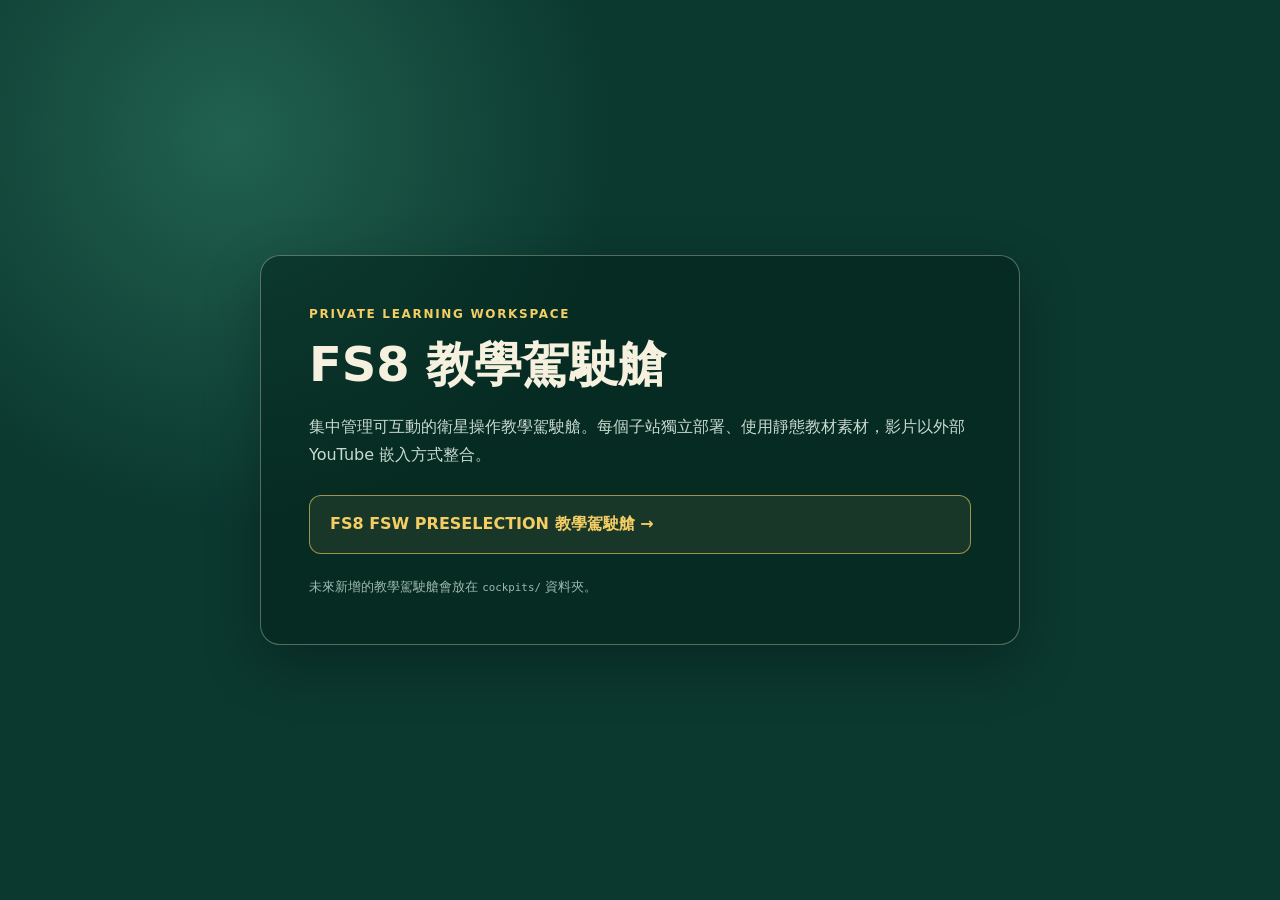
<file: index.html>
<!doctype html>
<html lang="zh-Hant">
  <head>
    <meta charset="UTF-8" />
    <meta name="viewport" content="width=device-width, initial-scale=1.0" />
    <title>FS8 Teaching Cockpits</title>
    <style>
      :root { color-scheme: dark; --chalk: #f6f1df; --yellow: #f4ce64; --board: #0b382f; }
      * { box-sizing: border-box; }
      body { margin: 0; min-height: 100vh; display: grid; place-items: center; color: var(--chalk); font-family: "Noto Sans TC", "Microsoft JhengHei", system-ui, sans-serif; background: radial-gradient(circle at 18% 15%, #21614f, transparent 30%), var(--board); }
      main { width: min(760px, calc(100% - 32px)); padding: 48px; border: 1px solid rgba(246,241,223,.33); border-radius: 20px; background: rgba(3,33,27,.55); box-shadow: 0 20px 55px rgba(0,0,0,.26); }
      p { line-height: 1.75; color: #cadacf; }
      .eyebrow { margin: 0; color: var(--yellow); font-size: 12px; font-weight: 800; letter-spacing: .14em; }
      h1 { margin: 8px 0 12px; font-size: clamp(30px, 6vw, 48px); }
      a { display: block; margin-top: 26px; padding: 18px 20px; border: 1px solid rgba(244,206,100,.62); border-radius: 12px; color: var(--yellow); text-decoration: none; font-weight: 800; background: rgba(244,206,100,.08); }
      a:hover { background: rgba(244,206,100,.18); }
      small { display: block; margin-top: 24px; color: #9db9ac; }
    </style>
  </head>
  <body>
    <main>
      <p class="eyebrow">PRIVATE LEARNING WORKSPACE</p>
      <h1>FS8 教學駕駛艙</h1>
      <p>集中管理可互動的衛星操作教學駕駛艙。每個子站獨立部署、使用靜態教材素材，影片以外部 YouTube 嵌入方式整合。</p>
      <a href="./cockpits/fs8-fsw-preselection/">FS8 FSW PRESELECTION 教學駕駛艙 →</a>
      <small>未來新增的教學駕駛艙會放在 <code>cockpits/</code> 資料夾。</small>
    </main>
  </body>
</html>
</file>
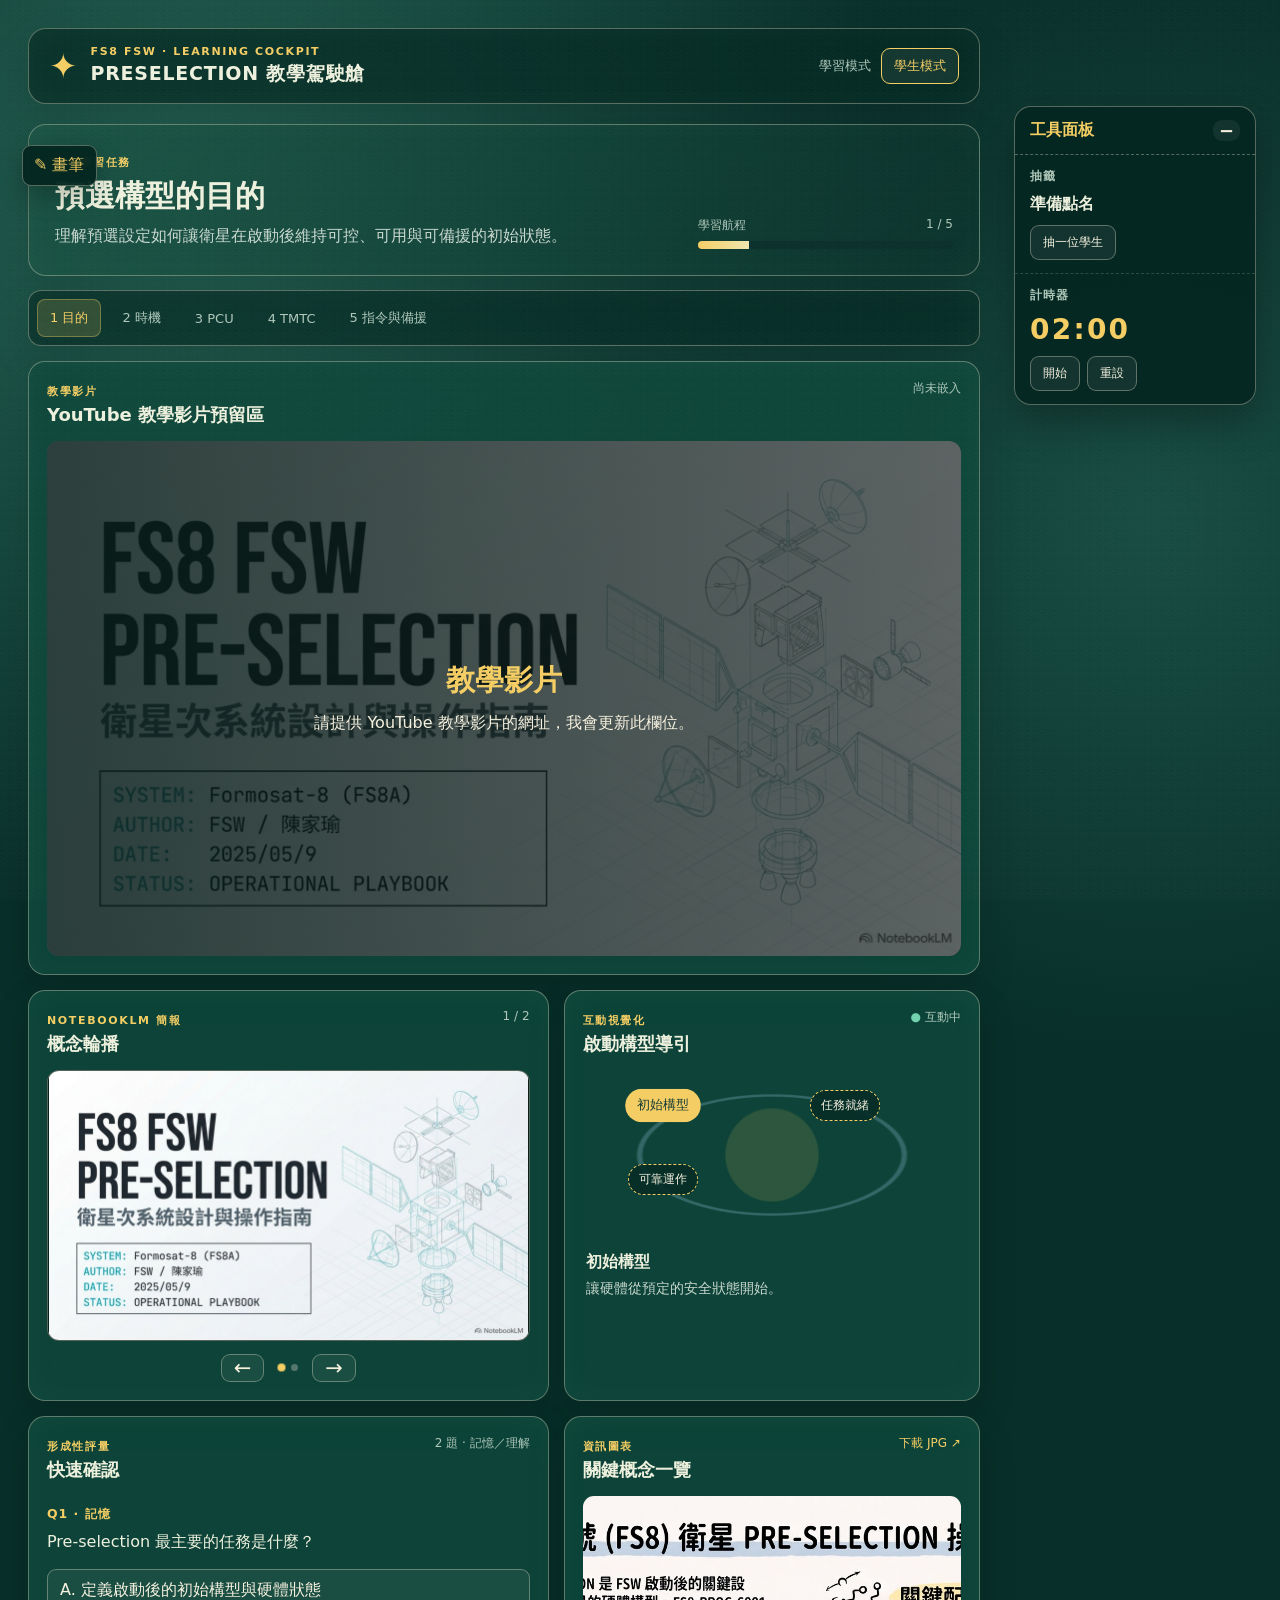
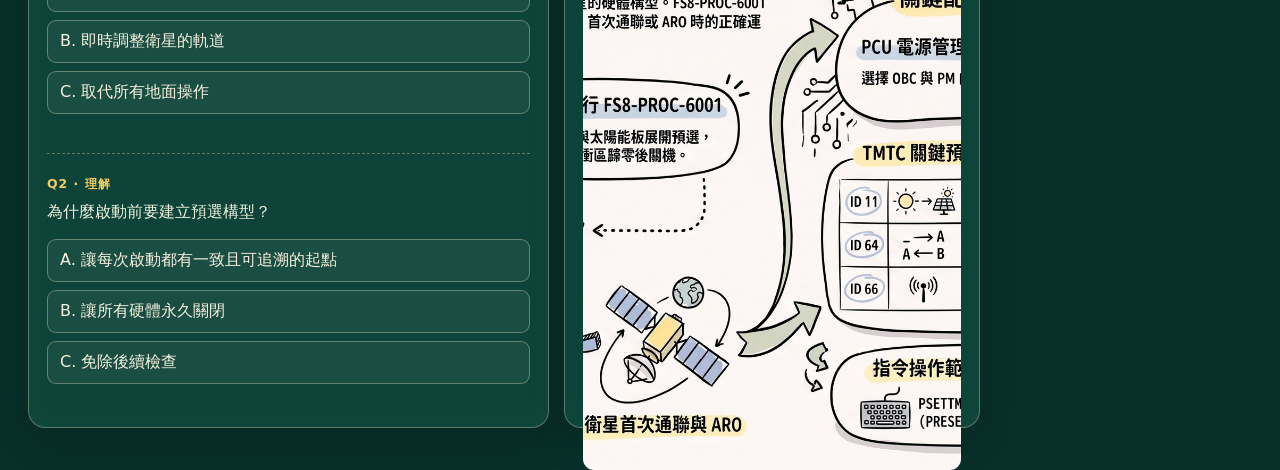
<file: cockpits/fs8-fsw-preselection/index.html>
<!doctype html>
<html lang="zh-Hant"><head><meta charset="UTF-8" /><meta name="viewport" content="width=device-width, initial-scale=1.0" /><title>FS8 FSW PRESELECTION｜教學駕駛艙</title><link rel="stylesheet" href="./styles.css" /><link rel="stylesheet" href="./overrides.css" /></head><body>
<main class="cockpit-shell"><header class="topbar"><div class="brand"><span class="brand-mark">✦</span><div><p>FS8 FSW · LEARNING COCKPIT</p><h1>PRESELECTION 教學駕駛艙</h1></div></div><div class="mode-switch" role="group" aria-label="使用模式"><span>學習模式</span><button id="modeToggle" aria-pressed="false">學生模式</button></div></header><section class="hero-strip"><div><span class="eyebrow">自主學習任務</span><h2 id="focusTitle">預選構型的目的</h2><p id="focusSummary"></p></div><div class="progress-wrap"><div class="progress-label"><span>學習航程</span><span id="progressText">1 / 5</span></div><div class="progress-track"><span id="progressBar"></span></div></div></section><section class="focus-tabs" aria-label="教學重點"></section><section class="video-placeholder chalk-panel"><div class="panel-heading"><div><span class="panel-kicker">教學影片</span><h3>YouTube 教學影片預留區</h3></div><span>尚未嵌入</span></div><div class="video-stage"><img src="./assets/slide-01.jpg" alt="教學影片暫時圖片" /><div class="video-overlay"><strong>教學影片</strong><p>請提供 YouTube 教學影片的網址，我會更新此欄位。</p></div></div></section><section class="learning-grid"><article class="chalk-panel carousel-panel"><div class="panel-heading"><div><span class="panel-kicker">NOTEBOOKLM 簡報</span><h3>概念輪播</h3></div><span id="slideCount"></span></div><div class="slide-stage"><img id="slideImage" alt="PRESELECTION 教學簡報頁面" /></div><div class="carousel-controls"><button id="previousSlide" aria-label="上一張簡報">←</button><div id="slideDots"></div><button id="nextSlide" aria-label="下一張簡報">→</button></div></article><article class="chalk-panel visual-panel"><div class="panel-heading"><div><span class="panel-kicker">互動視覺化</span><h3 id="visualTitle"></h3></div><span class="live-dot">互動中</span></div><div class="orbit-visual" id="visualMap"></div><div class="visual-copy"><strong id="visualStepTitle"></strong><p id="visualStepCopy"></p></div></article><article class="chalk-panel quiz-panel"><div class="panel-heading"><div><span class="panel-kicker">形成性評量</span><h3>快速確認</h3></div><span id="quizStatus">尚未作答</span></div><div id="quizList" class="quiz-list"></div><div class="teacher-note" id="teacherNote"><strong>教師提示</strong><span></span></div></article><article class="chalk-panel infographic-panel"><div class="panel-heading"><div><span class="panel-kicker">資訊圖表</span><h3>關鍵概念一覽</h3></div><a id="downloadGraphic" download>下載 JPG ↗</a></div><img id="infographicImage" alt="教學重點資訊圖表" /></article></section></main>
<aside class="tool-dock" aria-label="教學工具面板"><div class="dock-title"><span>工具面板</span><button id="dockToggle" aria-label="收合工具面板">−</button></div><section class="tool-block"><h3>抽籤</h3><p id="pickedName">準備點名</p><button id="drawStudent">抽一位學生</button></section><section class="tool-block"><h3>計時器</h3><p id="timerDisplay" class="timer">02:00</p><div class="timer-buttons"><button id="timerStart">開始</button><button id="timerReset">重設</button></div></section></aside><aside class="pen-dock" aria-label="左側畫筆工具"><button id="penToggle" aria-expanded="false">✎ 畫筆</button><div id="penPanel" class="pen-panel"><span>粉筆顏色</span><div><button class="pen-color active" data-color="#f6df8b" aria-label="黃粉筆"></button><button class="pen-color" data-color="#9bc7e5" aria-label="藍粉筆"></button><button class="pen-color" data-color="#f4f0e8" aria-label="白粉筆"></button></div><button id="clearInk">清除筆跡</button></div></aside><canvas id="inkCanvas" aria-label="畫筆區域"></canvas><script src="./app.js"></script></body></html>
</file>
<file: cockpits/fs8-fsw-preselection/styles.css>
:root{--ink:#edf0dd;--chalk:#f6f1df;--yellow:#f4ce64;--blue:#8ebdd4;--green:#103f36;--deep:#062b26;--panel:rgba(14,71,59,.88);--line:rgba(239,233,207,.35);--muted:#afc8ba}*{box-sizing:border-box}body{margin:0;background:radial-gradient(circle at 15% 10%,#225f51 0,transparent 33%),radial-gradient(circle at 90% 25%,#174c42 0,transparent 28%),#082f29;color:var(--ink);font-family:"Noto Sans TC","Microsoft JhengHei",system-ui,sans-serif;min-height:100vh}body:before{content:"";position:fixed;inset:0;pointer-events:none;opacity:.18;background-image:repeating-radial-gradient(circle at 20% 10%,transparent 0 1px,rgba(255,255,255,.14) 1px 2px);background-size:9px 10px}.cockpit-shell{max-width:1500px;margin:auto;padding:28px 300px 42px 28px}.topbar,.hero-strip,.chalk-panel,.focus-tabs{border:1px solid var(--line);box-shadow:inset 0 0 35px rgba(229,240,213,.03),0 14px 38px rgba(0,0,0,.14)}.topbar{display:flex;justify-content:space-between;align-items:center;padding:16px 20px;background:rgba(4,39,33,.72);border-radius:18px}.brand{display:flex;gap:13px;align-items:center}.brand-mark{color:var(--yellow);font-size:34px}.brand p,.eyebrow,.panel-kicker{margin:0;color:var(--yellow);font-size:11px;letter-spacing:.15em;font-weight:800}.brand h1{font-size:19px;margin:3px 0 0;letter-spacing:.04em}.mode-switch{display:flex;align-items:center;gap:10px;color:var(--muted);font-size:13px}.mode-switch button,.tool-dock button,.carousel-controls button,.answer-options button{font:inherit;color:var(--chalk);cursor:pointer;border:1px solid var(--line);background:rgba(255,255,255,.06);border-radius:9px;padding:8px 12px}.mode-switch button{border-color:var(--yellow);color:var(--yellow)}.hero-strip{margin:20px 0 14px;display:flex;justify-content:space-between;gap:28px;align-items:flex-end;padding:26px;border-radius:18px;background:linear-gradient(120deg,rgba(24,81,66,.82),rgba(9,48,41,.65))}.hero-strip h2{font-size:30px;margin:6px 0}.hero-strip p{max-width:690px;margin:0;color:#c9d8cf;line-height:1.65}.progress-wrap{width:255px;flex:none}.progress-label{display:flex;justify-content:space-between;color:var(--muted);font-size:12px;margin-bottom:7px}.progress-track{background:#0a302a;border-radius:10px;height:8px;overflow:hidden}.progress-track span{display:block;background:linear-gradient(90deg,var(--yellow),#f0e6ae);height:100%;width:20%;transition:.25s}.focus-tabs{display:flex;gap:8px;padding:8px;border-radius:13px;background:rgba(4,39,33,.67);overflow:auto}.focus-tabs button{white-space:nowrap;border:0;border-radius:8px;padding:10px 13px;background:transparent;color:var(--muted);cursor:pointer;font:inherit;font-size:13px}.focus-tabs button.active{background:rgba(244,206,100,.17);color:var(--yellow);box-shadow:inset 0 0 0 1px rgba(244,206,100,.35)}.learning-grid{margin-top:15px;display:grid;grid-template-columns:1.25fr 1fr;gap:15px}.chalk-panel{border-radius:17px;padding:18px;background:var(--panel);min-height:290px}.panel-heading{display:flex;justify-content:space-between;gap:12px;align-items:flex-start;margin-bottom:14px}.panel-heading h3{margin:4px 0 0;font-size:18px}.panel-heading>span,.live-dot{color:var(--muted);font-size:12px}.live-dot:before{content:"●";color:#73d2ae;margin-right:4px}.slide-stage{background:#061f1b;border:1px solid var(--line);border-radius:12px;overflow:hidden;aspect-ratio:16/9}.slide-stage img,.infographic-panel img{width:100%;height:100%;object-fit:contain;display:block}.carousel-controls{display:flex;justify-content:center;align-items:center;gap:14px;margin-top:13px}.carousel-controls button{font-size:21px;padding:1px 12px}.carousel-controls button:hover,.tool-dock button:hover{background:rgba(244,206,100,.16)}#slideDots{display:flex;gap:6px}.dot{height:7px;width:7px;border-radius:50%;background:#55766c}.dot.active{background:var(--yellow);transform:scale(1.15)}.orbit-visual{height:170px;position:relative;border-radius:13px;background:radial-gradient(circle at center,rgba(244,206,100,.14) 0 22%,transparent 23%),radial-gradient(ellipse at center,transparent 0 48%,rgba(142,189,212,.3) 49% 50%,transparent 51%);overflow:hidden}.orbit-node{position:absolute;border:1px dashed var(--yellow);background:rgba(7,46,39,.9);color:var(--chalk);border-radius:20px;padding:6px 10px;font-size:12px;cursor:pointer;transition:.2s}.orbit-node:hover,.orbit-node.active{background:var(--yellow);color:#163b34;transform:scale(1.08)}.visual-copy{padding:12px 3px 0}.visual-copy p{margin:5px 0 0;color:#c8d8ce;line-height:1.5;font-size:14px}.question{line-height:1.6;margin:8px 0 14px}.answer-options{display:grid;gap:8px}.answer-options button{text-align:left;padding:10px 12px}.answer-options button.selected{border-color:var(--yellow);background:rgba(244,206,100,.13)}.feedback{min-height:24px;margin-top:11px;font-size:13px;color:var(--muted)}.feedback.correct{color:#a9e5c7}.feedback.wrong{color:#f3b3a7}.teacher-note{display:none;margin-top:12px;border-left:3px solid var(--yellow);padding:8px 10px;background:rgba(244,206,100,.08);font-size:13px;line-height:1.5}.teacher-note strong{display:block;color:var(--yellow)}.teacher .teacher-note{display:block}.teacher .answer-options button[data-correct="true"]{border-color:#77d7ae}.infographic-panel{min-height:0}.infographic-panel img{border-radius:11px;aspect-ratio:16/9;object-fit:cover}.infographic-panel a{color:var(--yellow);font-size:12px;text-decoration:none}.tool-dock{position:fixed;right:24px;top:106px;width:242px;background:rgba(5,39,33,.94);border:1px solid var(--line);border-radius:17px;z-index:5;box-shadow:0 18px 40px rgba(0,0,0,.3);overflow:hidden}.dock-title{display:flex;justify-content:space-between;align-items:center;padding:13px 15px;border-bottom:1px dashed var(--line);color:var(--yellow);font-weight:800}.dock-title button{border:0;padding:0 6px;font-size:18px}.tool-block{padding:13px 15px;border-bottom:1px dashed rgba(239,233,207,.18)}.tool-block:last-child{border-bottom:0}.tool-block h3{font-size:12px;color:var(--muted);letter-spacing:.1em;margin:0 0 9px}.tool-block p{margin:0 0 10px;font-weight:700}.tool-block button{font-size:12px}.timer{font-size:28px!important;letter-spacing:.08em;color:var(--yellow)}.timer-buttons{display:flex;gap:7px}.pen-color{height:18px;width:18px;border-radius:50%!important;padding:0!important;margin-right:6px}.pen-color[data-color="#f6df8b"]{background:#f6df8b}.pen-color[data-color="#9bc7e5"]{background:#9bc7e5}.pen-color[data-color="#f4f0e8"]{background:#f4f0e8}.pen-color.active{outline:2px solid var(--yellow);outline-offset:2px}#inkCanvas{position:fixed;inset:0;z-index:4;pointer-events:none}.teacher #inkCanvas{pointer-events:auto;cursor:crosshair}.dock-collapsed .tool-block{display:none}.dock-collapsed{width:auto}.dock-collapsed .dock-title span{display:none}@media(max-width:1040px){.cockpit-shell{padding-right:28px}.tool-dock{right:18px;bottom:18px;top:auto}.learning-grid{grid-template-columns:1fr 1fr}}@media(max-width:720px){.cockpit-shell{padding:14px 14px 235px}.topbar,.hero-strip{align-items:flex-start;flex-direction:column}.hero-strip h2{font-size:24px}.progress-wrap{width:100%}.learning-grid{grid-template-columns:1fr}.tool-dock{left:14px;right:14px;width:auto;display:grid;grid-template-columns:1fr 1fr 1fr}.dock-title{grid-column:1/-1}.tool-block{border-bottom:0;border-right:1px dashed rgba(239,233,207,.18)}.tool-block:last-child{border-right:0}.focus-tabs{font-size:12px}}
</file>
<file: cockpits/fs8-fsw-preselection/overrides.css>
.video-placeholder{margin-top:15px;min-height:0}.video-stage{position:relative;overflow:hidden;border-radius:12px;aspect-ratio:16/9;background:#06231e}.video-stage img{width:100%;height:100%;object-fit:cover;filter:brightness(.48) saturate(.65)}.video-overlay{position:absolute;inset:0;display:flex;flex-direction:column;align-items:center;justify-content:center;text-align:center;padding:24px;background:linear-gradient(90deg,rgba(4,33,28,.66),rgba(4,33,28,.2))}.video-overlay strong{color:var(--yellow);font-size:29px}.video-overlay p{max-width:460px;line-height:1.6;margin:9px 0 0;color:var(--chalk)}.pen-dock{position:fixed;left:22px;top:145px;z-index:6;display:flex;align-items:flex-start;gap:8px}.pen-dock>button,.pen-panel button{font:inherit;color:var(--chalk);cursor:pointer;border:1px solid var(--line);background:rgba(5,39,33,.96);border-radius:9px;padding:9px 11px}.pen-dock>button{color:var(--yellow);box-shadow:0 10px 26px rgba(0,0,0,.22)}.pen-panel{display:none;width:145px;padding:11px;border:1px solid var(--line);border-radius:12px;background:rgba(5,39,33,.96);box-shadow:0 10px 26px rgba(0,0,0,.25)}.pen-dock.open .pen-panel{display:grid;gap:9px}.pen-panel span{font-size:11px;color:var(--muted);letter-spacing:.08em}.pen-panel .pen-color{height:22px;width:22px;border-radius:50%;padding:0;margin-right:6px}.pen-panel .pen-color[data-color="#f6df8b"]{background:#f6df8b}.pen-panel .pen-color[data-color="#9bc7e5"]{background:#9bc7e5}.pen-panel .pen-color[data-color="#f4f0e8"]{background:#f4f0e8}.pen-panel .pen-color.active{outline:2px solid var(--yellow);outline-offset:2px}.pen-dock:not(.open) .pen-panel{pointer-events:none}.teacher .pen-dock>button{border-color:var(--yellow)}.quiz-list{display:grid;gap:14px}.quiz-item{border-top:1px dashed rgba(246,223,139,.38);padding-top:12px}.quiz-item:first-child{border-top:0;padding-top:0}.quiz-item .question span{display:block;margin-bottom:5px;color:var(--yellow);font-size:.78rem;font-weight:800;letter-spacing:.08em}.quiz-item .feedback{min-height:1.35em;margin-top:8px;font-weight:700}.quiz-item .feedback.correct{color:#bfe9c7}.quiz-item .feedback.wrong{color:#ffd0aa}@media(max-width:1040px){.pen-dock{left:15px;top:auto;bottom:19px}}@media(min-width:721px) and (max-width:1180px){.cockpit-shell{padding:20px 20px 210px}.learning-grid{grid-template-columns:1fr 1fr;gap:12px}.tool-dock{left:20px;right:20px;top:auto;bottom:14px;width:auto;display:grid;grid-template-columns:1fr 1fr}.dock-title{grid-column:1/-1}.tool-block{border-bottom:0;border-right:1px solid rgba(246,223,139,.22)}.tool-block:last-child{border-right:0}.pen-dock{left:16px;top:auto;bottom:158px}.focus-tabs button,.carousel-controls button,.answer-options button,.tool-dock button,.pen-dock>button{min-height:44px}}@media(max-width:720px){.pen-dock{left:14px;bottom:198px}.video-overlay strong{font-size:22px}.video-overlay p{font-size:13px}}
</file>
